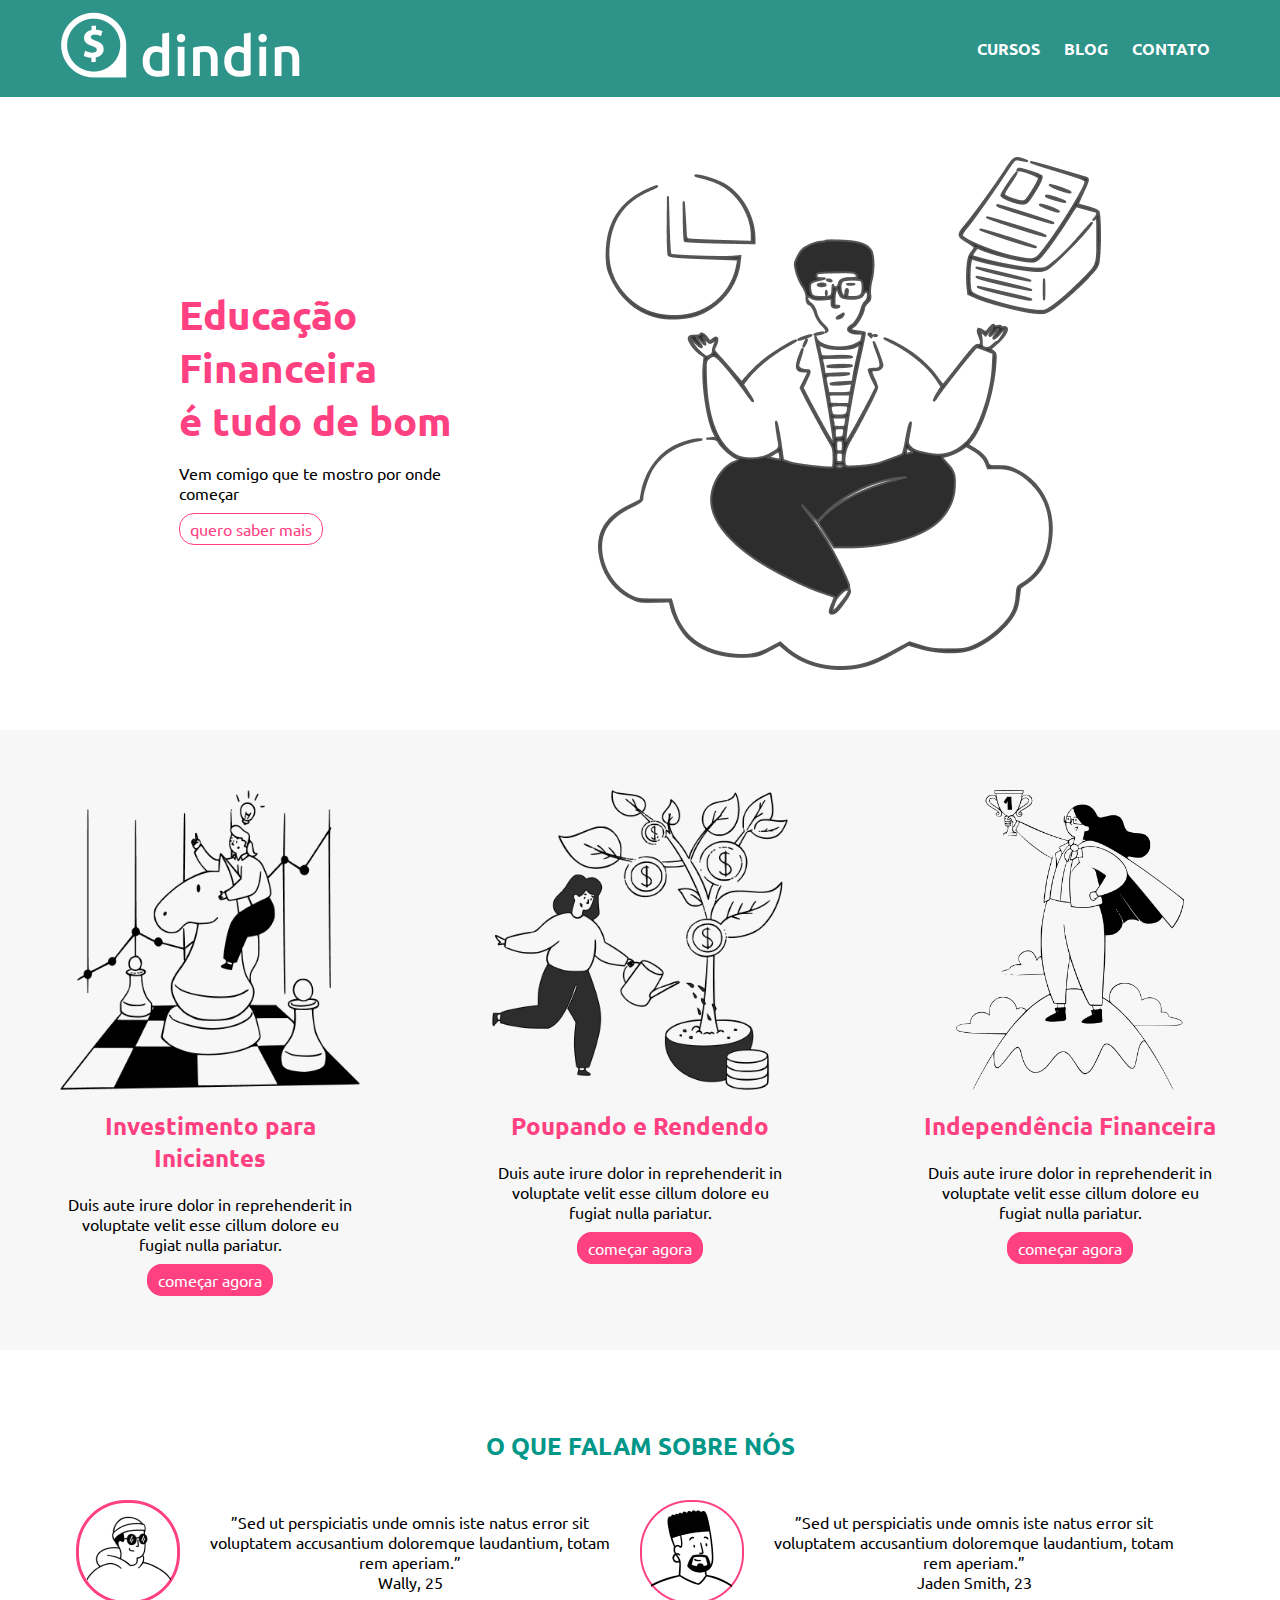
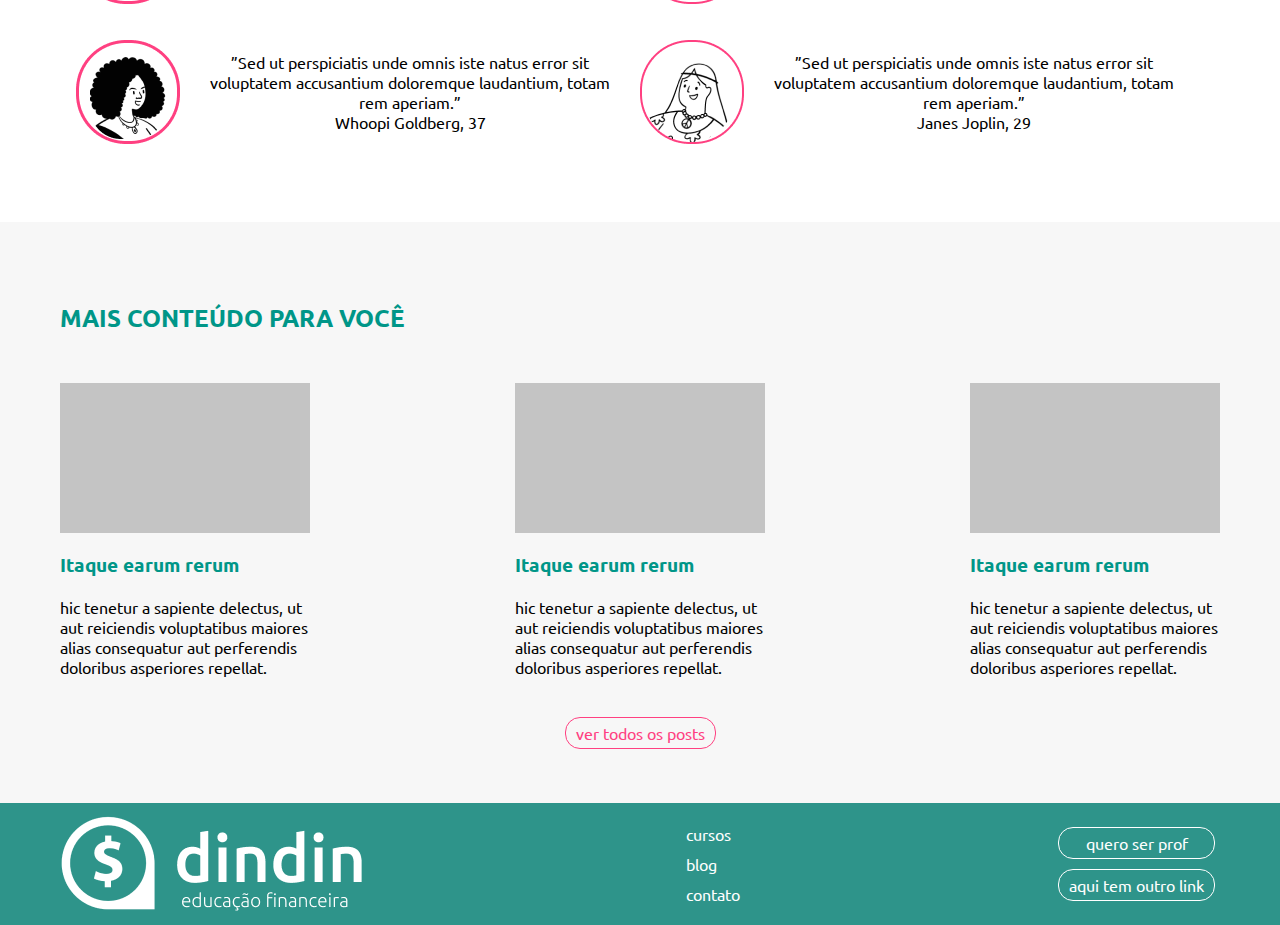
<file: index.html>
<html lang="en">
<head>
    <meta charset="UTF-8">
    <meta http-equiv="X-UA-Compatible" content="IE=edge">
    <meta name="viewport" content="width=device-width, initial-scale=1.0">
    <title>Dindin</title>
    <link rel="stylesheet" href="style2.css">
    <link rel="preconnect" href="https://fonts.googleapis.com">
    <link rel="preconnect" href="https://fonts.gstatic.com" crossorigin>
    <link href="https://fonts.googleapis.com/css2?family=Ubuntu:wght@300&display=swap" rel="stylesheet">
</head>
<body class="flex">
    <header class="background-green flex align just-between wrap">
        <img src="./dindin-imagens/logo-header.png" href="index.html" alt="Logo-Dindin">
        <nav>
            <a href="curso.html"><strong>CURSOS</strong></a>
            <a href="blog.html"><strong>BLOG</strong></a>
            <a href="contato.html"><strong>CONTATO</strong></a>
        </nav>
    </header>
    <main>
        <section id="banner-logo" class="flex just-evenly align wrap">
            <div id="text">
                <p class="letter-pink title"><strong>Educação Financeira <br> é tudo de bom</strong></p>
                <p>Vem comigo que te mostro por onde começar</p>
                <a class="letter-pink button-white-pink" href="index.html">quero saber mais</a>
            </div>
            <img src="./dindin-imagens/ilustra-banner.png" alt="">
        </section>
        <section id="banner-course" class="background-gray flex wrap just-between">
            <article class="banner-cursos">
                <img src="./dindin-imagens/ilustra-poupando.png" alt="Poupando">
                <h2 class="letter-pink">Investimento para Iniciantes</h2>
                <p>
                    Duis aute irure dolor in reprehenderit in voluptate velit esse cillum dolore eu fugiat nulla pariatur.
                </p>
                <a class="letter-white align button-white-pink background-pink" href="">começar agora</a>
            </article>
            <article class="banner-cursos">
                <img src="./dindin-imagens/ilustra-investimento.png" alt="Investindo">
                <h2 class="letter-pink">Poupando e Rendendo</h2>
                <p>
                    Duis aute irure dolor in reprehenderit in voluptate velit esse cillum dolore eu fugiat nulla pariatur.
                </p>
                <a class="letter-white align button-white-pink background-pink" href="">começar agora</a>
            </article>
            <article class="banner-cursos">
                <img src="./dindin-imagens/ilustra-independencia.png" alt="Independência">
                <h2 class="letter-pink">Independência Financeira</h2>
                <p>
                    Duis aute irure dolor in reprehenderit in voluptate velit esse cillum dolore eu fugiat nulla pariatur.
                </p>
                <a class="letter-white align button-white-pink background-pink" href="">começar agora</a>
            </article>
        </section>
        <section id="sobre-nos" class="flex wrap">
            <h2 class="letter-green">O QUE FALAM SOBRE NÓS</h2>
            <div class="flex wrap just-between">
                <article class="flex wrap align">
                    <img src="./dindin-imagens/icon-wally.png" alt="Wally">
                    <p>
                        ”Sed ut perspiciatis unde omnis iste natus error sit voluptatem accusantium doloremque laudantium, totam rem aperiam.” <br>
                        Wally, 25
                    </p>
                </article>
                <article class="flex wrap align">
                    <img src="./dindin-imagens/icon-jaden.png" alt="Jaden">
                    <p>
                        ”Sed ut perspiciatis unde omnis iste natus error sit voluptatem accusantium doloremque laudantium, totam rem aperiam.” <br>
                        Jaden Smith, 23
                        
                    </p>
                </article>
                <article class="flex wrap align">
                    <img src="./dindin-imagens/icon-whoopi.png" alt="Whoopi">
                    <p>
                        ”Sed ut perspiciatis unde omnis iste natus error sit voluptatem accusantium doloremque laudantium, totam rem aperiam.” <br>
                        Whoopi Goldberg, 37
                        
                    </p>
                </article>
                <article class="flex wrap align">
                    <img src="./dindin-imagens/icon-jane.png" alt="Janes">
                    <p>
                        ”Sed ut perspiciatis unde omnis iste natus error sit voluptatem accusantium doloremque laudantium, totam rem aperiam.” <br>
                        Janes Joplin, 29

                    </p>
                </article>
            </div>
        </section>
        <section id="conteudo" class="background-gray ">
            <h2 class="letter-green">MAIS CONTEÚDO PARA VOCÊ</h2>
            <div class="flex wrap just-between">
                <article class="content">
                    <div class="retangulo"></div>
                    <h3 class="letter-green">Itaque earum rerum</h3>
                    <p>
                        hic tenetur a sapiente delectus, ut aut reiciendis voluptatibus maiores alias consequatur aut perferendis doloribus asperiores repellat.
                    </p>
                </article>
                <article class="content">
                    <div class="retangulo"></div>
                    <h3 class="letter-green">Itaque earum rerum</h3>
                    <p>
                        hic tenetur a sapiente delectus, ut aut reiciendis voluptatibus maiores alias consequatur aut perferendis doloribus asperiores repellat.
                    </p>
                </article>
                <article class="content">
                    <div class="retangulo"></div>
                    <h3 class="letter-green">Itaque earum rerum</h3>
                    <p>
                        hic tenetur a sapiente delectus, ut aut reiciendis voluptatibus maiores alias consequatur aut perferendis doloribus asperiores repellat.
                    </p>
                </article>
            </div>
            <nav>
                <a class=" letter-pink button-white-pink" href="">ver todos os posts</a>
            </nav> 
        </section>
    </main>
    <footer class="background-green flex align just-between wrap">
        <img src="./dindin-imagens/logo-footer.png" alt="Logo-Dindin">
        <nav class="flex">
            <a href="">cursos</a>
            <a href="">blog</a>
            <a href="">contato</a>
        </nav>
        <nav class="flex">
            <a class="border" href="">quero ser prof</a>
            <a class="border" href="">aqui tem outro link</a>
        </nav>
    </footer>
    
</body>
</html>
</file>
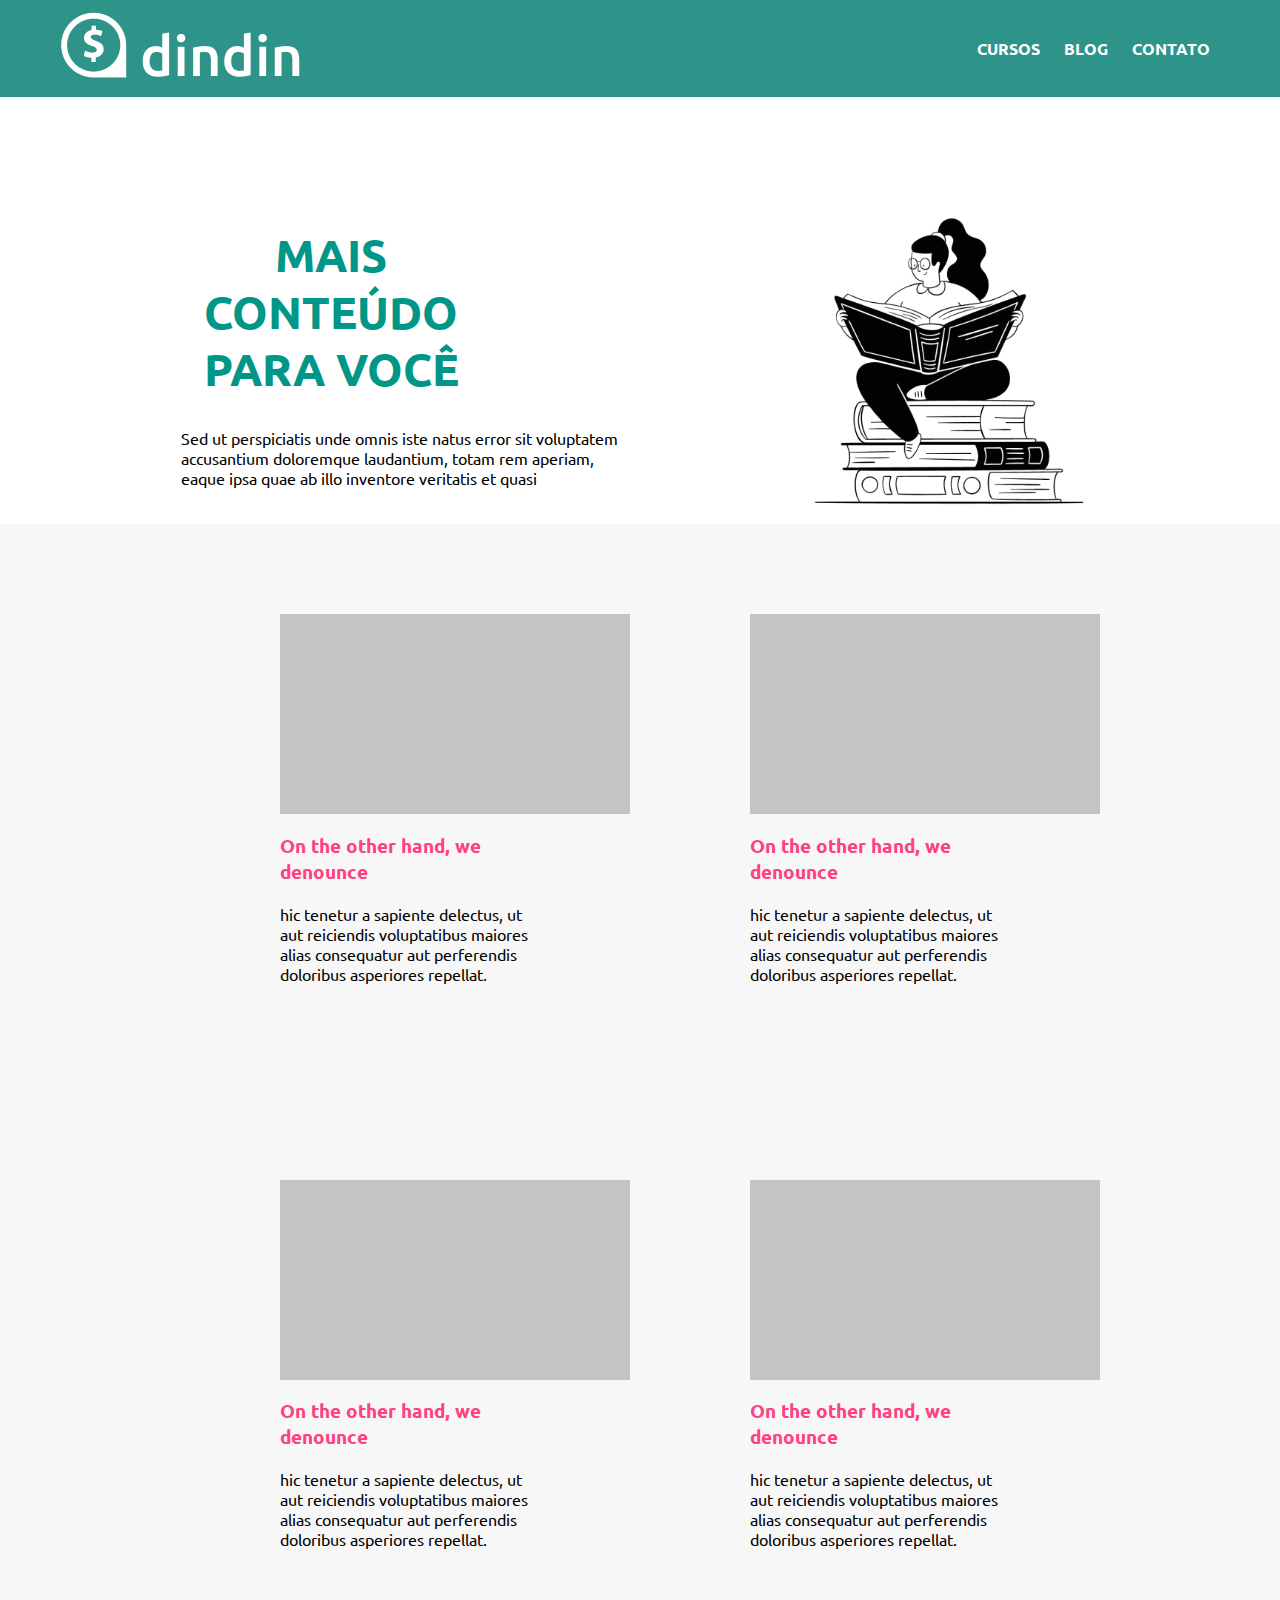
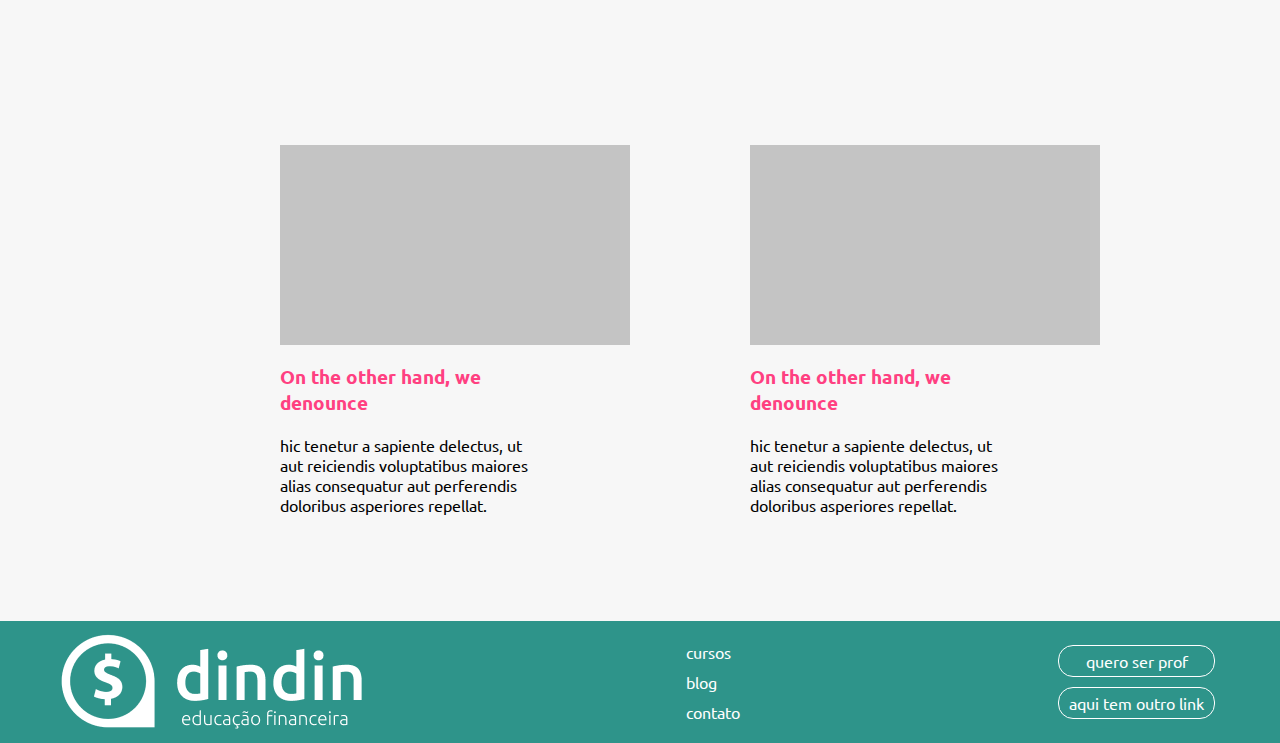
<file: blog.html>
<html lang="en">
<head>
    <meta charset="UTF-8">
    <meta http-equiv="X-UA-Compatible" content="IE=edge">
    <meta name="viewport" content="width=device-width, initial-scale=1.0">
    <title>Dindin</title>
    <link rel="stylesheet" href="style3.css">
    <link rel="preconnect" href="https://fonts.googleapis.com">
    <link rel="preconnect" href="https://fonts.gstatic.com" crossorigin>
    <link href="https://fonts.googleapis.com/css2?family=Ubuntu:wght@300&display=swap" rel="stylesheet">
</head>
<body class="flex">
    <header class="background-green flex align just-between wrap">
        <img src="./dindin-imagens/logo-header.png" href="index.html" alt="Logo-Dindin">
        <nav>
            <a href="cursos.html"><strong>CURSOS</strong></a>
            <a href="blog.html"><strong>BLOG</strong></a>
            <a href="contato.html"><strong>CONTATO</strong></a>
        </nav>
    </header>
    <section  class="flex just-evenly  align wrap margin ">
        <div >
            <h1 class="letter-green banner-cursos1  ">MAIS CONTEÚDO PARA VOCÊ</h1>
            <p class="flex ">Sed ut perspiciatis unde omnis iste natus error sit voluptatem <br>accusantium doloremque laudantium, totam rem aperiam, <br>eaque ipsa quae ab illo inventore veritatis et quasi </p><br>
        </div>
        <article class="flex wrap  ">
            <img class="banner-cursos img" src="./dindin-imagens/ilustra-blog.png" >
        </article>        
    </Section>
    <section id="conteudo" class="background-gray ">
        <div class="flex wrap just-evenly">
            <article class="content">
                <div class="retangulo2"></div>
                <h3 class="letter-pink">On the other hand, we denounce</h3>
                <p>
                    hic tenetur a sapiente delectus, ut aut reiciendis voluptatibus maiores alias consequatur aut perferendis doloribus asperiores repellat.
                </p>
            </article>
            <article class="content">
                <div class="retangulo2"></div>
                <h3 class="letter-pink">On the other hand, we denounce</h3>
                <p>
                    hic tenetur a sapiente delectus, ut aut reiciendis voluptatibus maiores alias consequatur aut perferendis doloribus asperiores repellat.
                </p>
            </article>
    </section>
            <section id="conteudo" class="background-gray ">
                <div class="flex wrap just-evenly">
                    <article class="content">
                        <div class="retangulo2"></div>
                        <h3 class="letter-pink">On the other hand, we denounce</h3>
                        <p>
                            hic tenetur a sapiente delectus, ut aut reiciendis voluptatibus maiores alias consequatur aut perferendis doloribus asperiores repellat.
                        </p>
                    </article>
                    <article class="content">
                        <div class="retangulo2"></div>
                        <h3 class="letter-pink">On the other hand, we denounce</h3>
                        <p>
                            hic tenetur a sapiente delectus, ut aut reiciendis voluptatibus maiores alias consequatur aut perferendis doloribus asperiores repellat.
                        </p>
                    </article>
            </section>
                    <section id="conteudo" class="background-gray ">
                        <div class="flex wrap just-evenly">
                            <article class="content">
                                <div class="retangulo2"></div>
                                <h3 class="letter-pink">On the other hand, we denounce</h3>
                                <p>
                                    hic tenetur a sapiente delectus, ut aut reiciendis voluptatibus maiores alias consequatur aut perferendis doloribus asperiores repellat.
                                </p>
                            </article>
                            <article class="content">
                                <div class="retangulo2"></div>
                                <h3 class="letter-pink">On the other hand, we denounce</h3>
                                <p>
                                    hic tenetur a sapiente delectus, ut aut reiciendis voluptatibus maiores alias consequatur aut perferendis doloribus asperiores repellat.
                                </p>
                            </article>
                    </section>
                    <footer class="background-green flex align just-between wrap">
                        <img src="./dindin-imagens/logo-footer.png" alt="Logo-Dindin">
                        <nav class="flex">
                            <a href="">cursos</a>
                            <a href="">blog</a>
                            <a href="">contato</a>
                        </nav>
                        <nav class="flex">
                            <a class="border" href="">quero ser prof</a>
                            <a class="border" href="">aqui tem outro link</a>
                        </nav>
                    </footer>
</body>
</html>
</file>
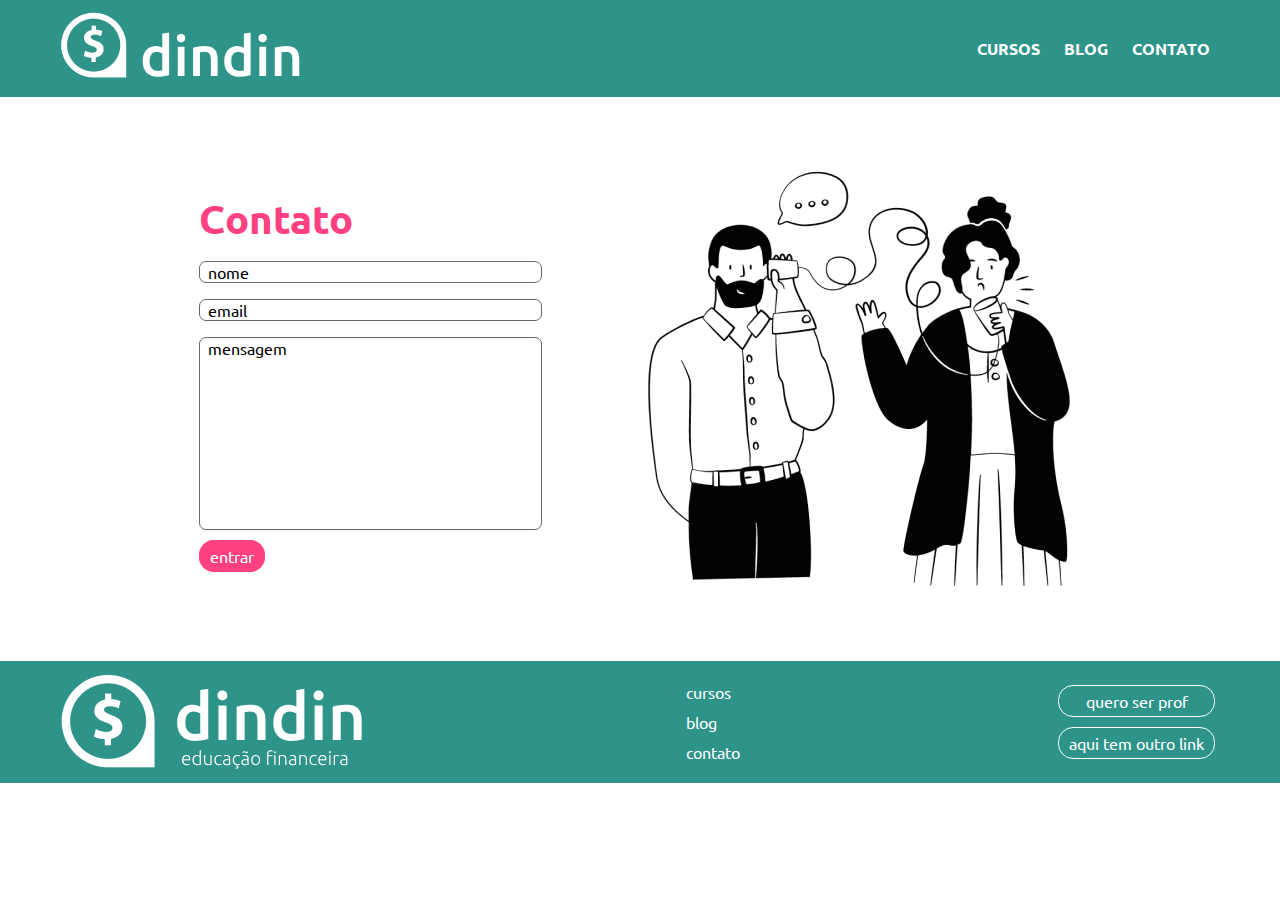
<file: contato.html>
<html lang="en">
<head>
    <meta charset="UTF-8">
    <meta http-equiv="X-UA-Compatible" content="IE=edge">
    <meta name="viewport" content="width=device-width, initial-scale=1.0">
    <title>Dindin</title>
    <link rel="stylesheet" href="style2.css">
    <link rel="preconnect" href="https://fonts.googleapis.com">
    <link rel="preconnect" href="https://fonts.gstatic.com" crossorigin>
    <link href="https://fonts.googleapis.com/css2?family=Ubuntu:wght@300&display=swap" rel="stylesheet">
</head>
<body class="flex">
    <header class="background-green flex align just-between wrap">
        <img src="./dindin-imagens/logo-header.png" alt="Logo-Dindin">
        <nav>
            <a href="cursos.html"><strong>CURSOS</strong></a>
            <a href="blog.html"><strong>BLOG</strong></a>
            <a href="index.html"><strong>CONTATO</strong></a>
        </nav>
    </header>
    <section id="banner-logo" class="flex just-evenly align wrap">
        <div id="text">
            <p class="letter-pink title"><strong>Contato</strong></p>
            <p class="border2">&nbsp;&nbsp;nome</p>
            <p class="border2">&nbsp;&nbsp;email</p>
            <p class="border3">&nbsp;&nbsp;mensagem</p>
            <a class="letter-white button-white-pink background-pink" href="">entrar</a>
        </div>
        <img src="./dindin-imagens/ilustra-contato.png" alt="">
    </section>
</main>
<footer class="background-green flex align just-between wrap">
    <img src="./dindin-imagens/logo-footer.png" alt="Logo-Dindin">
    <nav class="flex">
        <a href="">cursos</a>
        <a href="">blog</a>
        <a href="">contato</a>
    </nav>
    <nav class="flex">
        <a class="border" href="">quero ser prof</a>
        <a class="border" href="">aqui tem outro link</a>
    </nav>
</footer>

</body>
</html>
</file>
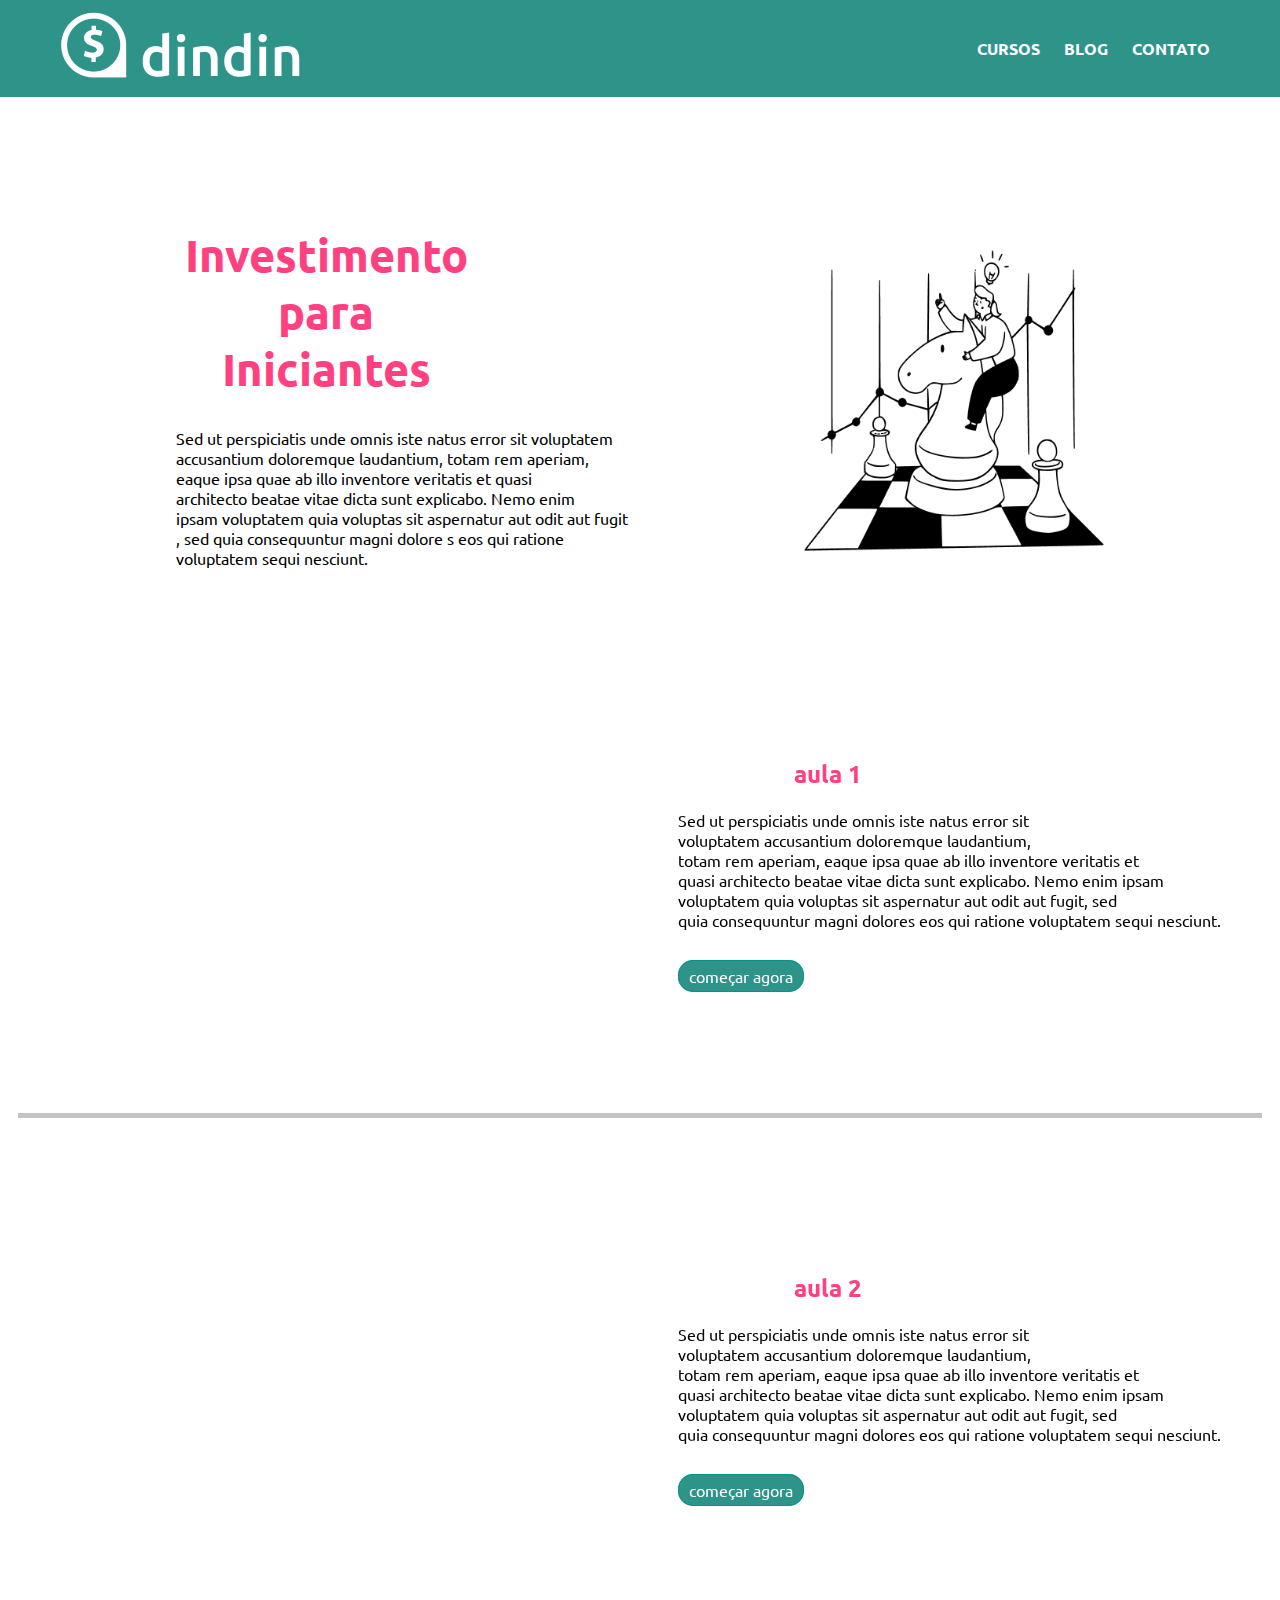
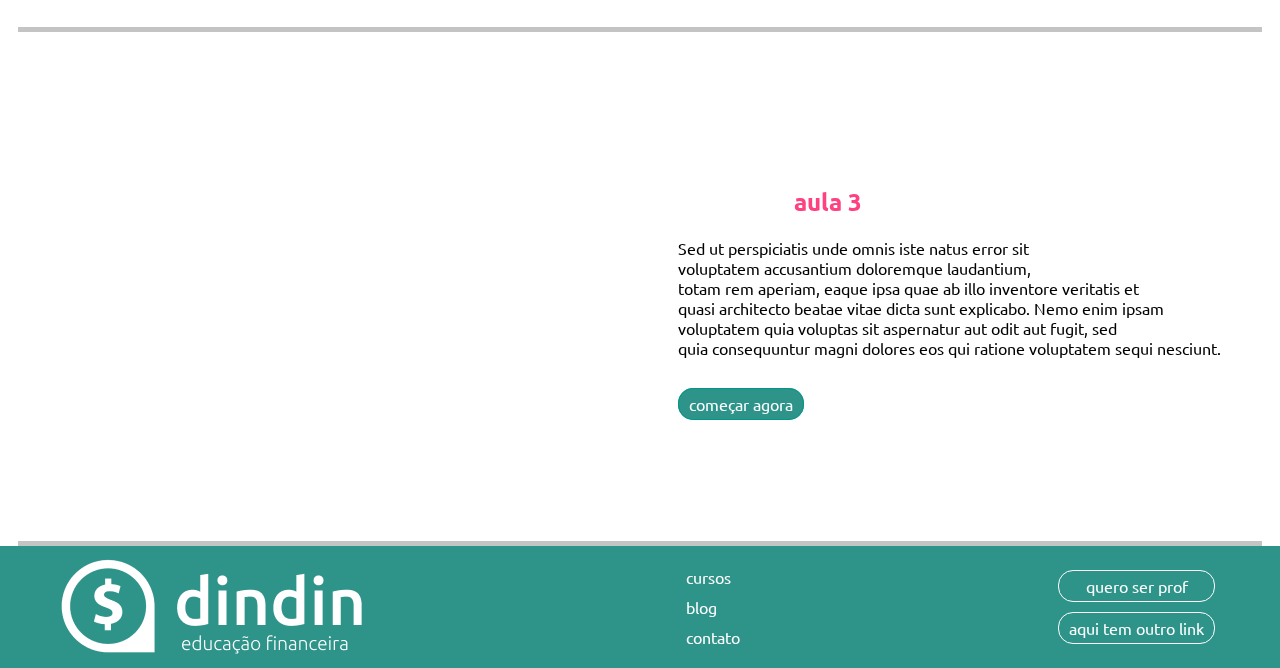
<file: curso.html>
<html lang="en">
<head>
    <meta charset="UTF-8">
    <meta http-equiv="X-UA-Compatible" content="IE=edge">
    <meta name="viewport" content="width=device-width, initial-scale=1.0">
    <title>Dindin</title>
    <link rel="stylesheet" href="style3.css">
    <link rel="preconnect" href="https://fonts.googleapis.com">
    <link rel="preconnect" href="https://fonts.gstatic.com" crossorigin>
    <link href="https://fonts.googleapis.com/css2?family=Ubuntu:wght@300&display=swap" rel="stylesheet">
</head>
<body class="flex">
    <header class="background-green flex align just-between wrap">
        <img src="./dindin-imagens/logo-header.png" href="index.html" alt="Logo-Dindin">
        <nav>
            <a href="cursos.html"><strong>CURSOS</strong></a>
            <a href="blog.html"><strong>BLOG</strong></a>
            <a href="contato.html"><strong>CONTATO</strong></a>
        </nav>
    </header>
    <section  class="flex just-evenly  align wrap margin ">
        <div >
            <h1 class="letter-pink banner-cursos1  ">Investimento para Iniciantes</h1>
            <p class="flex ">Sed ut perspiciatis unde omnis iste natus error sit voluptatem <br>accusantium doloremque laudantium, totam rem aperiam, <br>eaque ipsa quae ab illo inventore veritatis et quasi <br>architecto beatae  vitae dicta sunt explicabo. Nemo enim <br>ipsam voluptatem quia voluptas  sit aspernatur aut odit aut fugit<br>, sed quia consequuntur magni dolore s eos qui ratione<br> voluptatem sequi nesciunt.  </p><br>
        </div>
        <article class="flex wrap  ">
            <img class="banner-cursos img" src="./dindin-imagens/ilustra-poupando.png" >
        </article>        
    </Section>
    <section  class="flex just-evenly wrap align margin ">
        <article class="flex wrap  ">
            <iframe width="560" height="315" src="https://www.youtube.com/embed/s1Ovs46DrS8" title="YouTube video player" frameborder="0" allow="accelerometer; autoplay; clipboard-write; encrypted-media; gyroscope; picture-in-picture" allowfullscreen></iframe>
        </article>
        <div >
            <h2 class="letter-pink banner-cursos  ">aula 1</h2>
            <p class="flex ">Sed ut perspiciatis unde omnis iste natus error sit<br> voluptatem accusantium doloremque laudantium,<br> totam rem aperiam, eaque ipsa quae ab illo inventore veritatis et<br> quasi architecto beatae vitae dicta sunt explicabo. Nemo enim ipsam <br>voluptatem quia voluptas sit aspernatur aut odit aut fugit, sed<br> quia consequuntur magni dolores eos qui ratione voluptatem sequi nesciunt. </p><br>
            <a class="letter-white align button-white-green background-green" href="">começar agora</a>
        </div>
         <div class="linha1"></div>   
    </section> 
    <section  class="flex just-evenly wrap align margin ">
        <article class="flex wrap  ">
            <iframe width="560" height="315" src="https://www.youtube.com/embed/HeWBW_MPiy0" title="YouTube video player" frameborder="0" allow="accelerometer; autoplay; clipboard-write; encrypted-media; gyroscope; picture-in-picture" allowfullscreen></iframe>
        </article>
        <div >
            <h2 class="letter-pink banner-cursos  ">aula 2</h2>
            <p class="flex ">Sed ut perspiciatis unde omnis iste natus error sit<br> voluptatem accusantium doloremque laudantium,<br> totam rem aperiam, eaque ipsa quae ab illo inventore veritatis et<br> quasi architecto beatae vitae dicta sunt explicabo. Nemo enim ipsam <br>voluptatem quia voluptas sit aspernatur aut odit aut fugit, sed<br> quia consequuntur magni dolores eos qui ratione voluptatem sequi nesciunt. </p><br>
            <a class="letter-white align button-white-green background-green" href="">começar agora</a>
        </div>
         <div class="linha1"></div>   
    </section> 
    <section  class="flex just-evenly wrap align margin ">
        <article class="flex wrap  ">
            <iframe width="560" height="315" src="https://www.youtube.com/embed/qAlfutQakXE" title="YouTube video player" frameborder="0" allow="accelerometer; autoplay; clipboard-write; encrypted-media; gyroscope; picture-in-picture" allowfullscreen></iframe>
        </article>
        <div >
            <h2 class="letter-pink banner-cursos  ">aula 3</h2>
            <p class="flex ">Sed ut perspiciatis unde omnis iste natus error sit<br> voluptatem accusantium doloremque laudantium,<br> totam rem aperiam, eaque ipsa quae ab illo inventore veritatis et<br> quasi architecto beatae vitae dicta sunt explicabo. Nemo enim ipsam <br>voluptatem quia voluptas sit aspernatur aut odit aut fugit, sed<br> quia consequuntur magni dolores eos qui ratione voluptatem sequi nesciunt. </p><br>
            <a class="letter-white align button-white-green background-green" href="">começar agora</a>
        </div>  
        <div class="linha1"></div> 
    </section> 
    <footer class="background-green flex align just-between wrap">
        <img src="./dindin-imagens/logo-footer.png" alt="Logo-Dindin">
        <nav class="flex">
            <a href="">cursos</a>
            <a href="">blog</a>
            <a href="">contato</a>
        </nav>
        <nav class="flex">
            <a class="border" href="">quero ser prof</a>
            <a class="border" href="">aqui tem outro link</a>
        </nav>
    </footer>
    
</body>
</html>
</file>
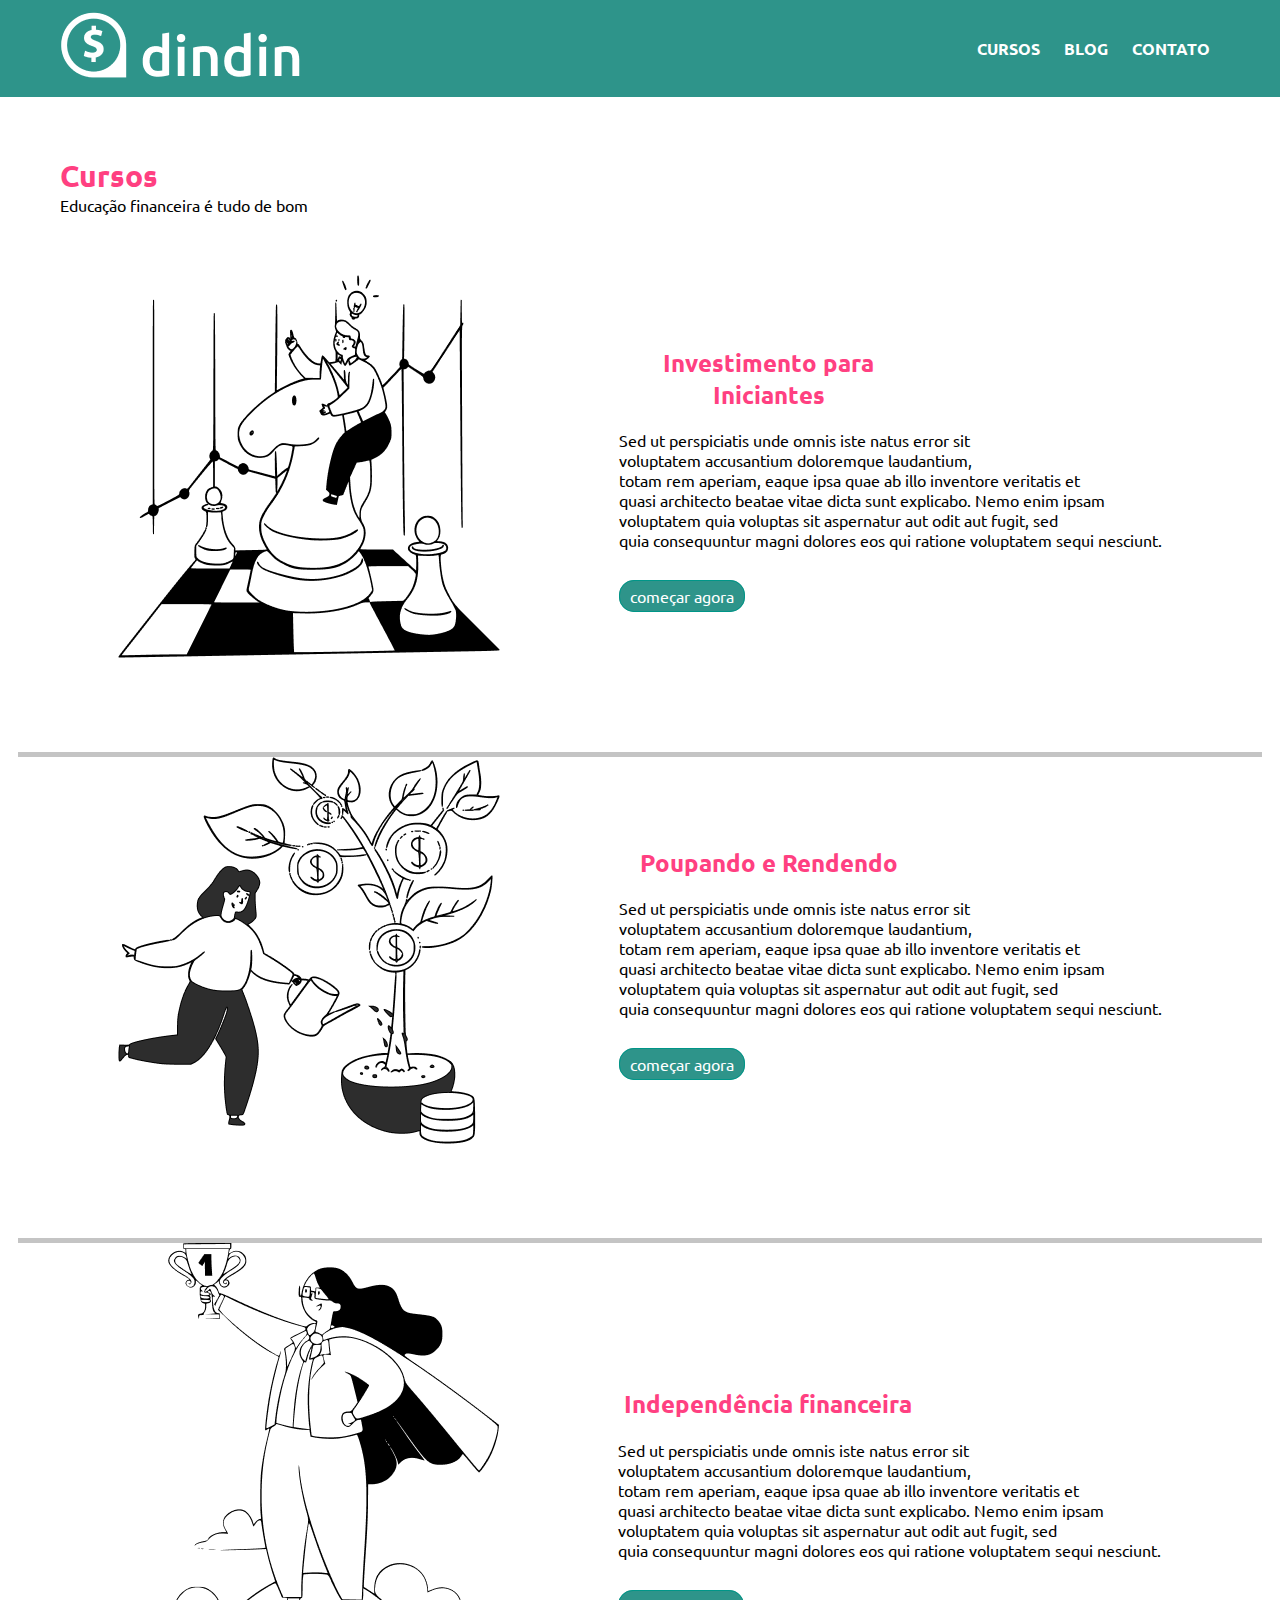
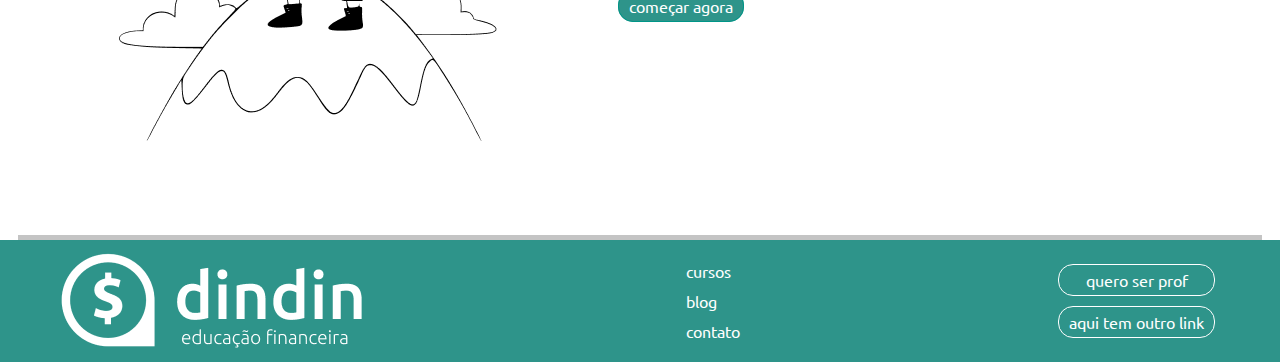
<file: cursos.html>
<html lang="en">
<head>
    <meta charset="UTF-8">
    <meta http-equiv="X-UA-Compatible" content="IE=edge">
    <meta name="viewport" content="width=device-width, initial-scale=1.0">
    <title>Dindin</title>
    <link rel="stylesheet" href="style3.css">
    <link rel="preconnect" href="https://fonts.googleapis.com">
    <link rel="preconnect" href="https://fonts.gstatic.com" crossorigin>
    <link href="https://fonts.googleapis.com/css2?family=Ubuntu:wght@300&display=swap" rel="stylesheet">
</head>
<body class="flex">
    <header class="background-green flex align just-between wrap">
        <img src="./dindin-imagens/logo-header.png" alt="Logo-Dindin">
        <nav>
            <a href=""><strong>CURSOS</strong></a>
            <a href=""><strong>BLOG</strong></a>
            <a href="contato.html"><strong>CONTATO</strong></a>
        </nav>
    </header>
    <section id="banner-logo" class="flex ">
        <div id="text">
            <p class="letter-pink title"><strong>Cursos</strong></p>
            <spam>Educação financeira é tudo de bom</spam>
        </div>
    </section>
    <section  class="flex just-evenly wrap align ">
        <article class="flex wrap  ">
            <img  src="./dindin-imagens/ilustra-poupando.png" >
        </article>
        <div >
            <h2 class="letter-pink banner-cursos  ">Investimento para Iniciantes</h2>
            <p class="flex ">Sed ut perspiciatis unde omnis iste natus error sit<br> voluptatem accusantium doloremque laudantium,<br> totam rem aperiam, eaque ipsa quae ab illo inventore veritatis et<br> quasi architecto beatae vitae dicta sunt explicabo. Nemo enim ipsam <br>voluptatem quia voluptas sit aspernatur aut odit aut fugit, sed<br> quia consequuntur magni dolores eos qui ratione voluptatem sequi nesciunt. </p><br>
            <a class="letter-white align button-white-green background-green" href="">começar agora</a>
        </div>
         <div class="linha1"></div>   
    </section>    
    <section  class="flex just-evenly wrap align ">
        <article class="flex wrap  ">
            <img  src="./dindin-imagens/ilustra-investimento.png" >
        </article>
        <div >
            <h2 class="letter-pink banner-cursos  ">Poupando e Rendendo</h2>
            <p class="flex ">Sed ut perspiciatis unde omnis iste natus error sit<br> voluptatem accusantium doloremque laudantium,<br> totam rem aperiam, eaque ipsa quae ab illo inventore veritatis et<br> quasi architecto beatae vitae dicta sunt explicabo. Nemo enim ipsam <br>voluptatem quia voluptas sit aspernatur aut odit aut fugit, sed<br> quia consequuntur magni dolores eos qui ratione voluptatem sequi nesciunt. </p><br>
            <a class="letter-white align button-white-green background-green" href="">começar agora</a>
        </div>
         <div class="linha1"></div>   
    </section>  
    <section  class="flex just-evenly wrap align ">
        <article class="flex wrap  ">
            <img  src="./dindin-imagens/ilustra-independencia.png" >
        </article>
        <div >
            <h2 class="letter-pink banner-cursos  ">Independência financeira</h2>
            <p class="flex ">Sed ut perspiciatis unde omnis iste natus error sit<br> voluptatem accusantium doloremque laudantium,<br> totam rem aperiam, eaque ipsa quae ab illo inventore veritatis et<br> quasi architecto beatae vitae dicta sunt explicabo. Nemo enim ipsam <br>voluptatem quia voluptas sit aspernatur aut odit aut fugit, sed<br> quia consequuntur magni dolores eos qui ratione voluptatem sequi nesciunt. </p><br>
            <a class="letter-white align button-white-green background-green" href="">começar agora</a>
        </div>
         <div class="linha1"></div>   
    </section> 
    <footer class="background-green flex align just-between wrap">
        <img src="./dindin-imagens/logo-footer.png" alt="Logo-Dindin">
        <nav class="flex">
            <a href="">cursos</a>
            <a href="">blog</a>
            <a href="">contato</a>
        </nav>
        <nav class="flex">
            <a class="border" href="">quero ser prof</a>
            <a class="border" href="">aqui tem outro link</a>
        </nav>
    </footer>
    
</body>
</html>
</file>
<file: style2.css>
body {
    font-family: 'Ubuntu', sans-serif;
    flex-direction: column;
    padding: 0;
    margin: auto;
}

.background-green {
    background-color: #2E948A;
}

.letter-green {
    color: #009688;
}
.border2{
    box-sizing: border-box;
    border-radius: 7px;
    width: 343px;
    border: 1px solid rgba(104, 104, 104, 1);
}
.border3{
    box-sizing:border-box;
    border-radius: 7px;
    height: 193px;
    width: 343px;
    top: 183px;
    border: 1px solid rgba(104, 104, 104, 1);
    
}

.background-pink {
    background-color: #FF4081;
}

.letter-white {
    color: #FFFFFF;
}
.letter-pink {
    color: #FF4081;
}
.background-gray {
    background-color: #F7F7F7;
}

.flex {
    display: flex;
}

.wrap {
    flex-wrap: wrap;
}

.align {
    align-items: center;
}

.just-center {
    justify-content: center;
}

.just-between {
    justify-content: space-between;
}

.just-evenly {
    justify-content: space-evenly;
}

.just-around {
    justify-content: space-around;
}

header {
    padding: 10px 60px;
}

header a {
    text-decoration: none;
    color: white;
    margin: 10px;
}

#banner-logo {
    padding: 60px;
}

#text {
    width: 300px;
}

.title {
    font-size: 40px;
    margin: 0px;
}

.button-white-pink {
    text-decoration: none;
    border: #FF4081 1px solid;
    border-radius: 15px;
    padding: 5px 10px;
}

#banner-course {
    padding: 60px;
}

.banner-cursos {
    width: 300px;
    text-align: center;
}

.banner-cursos img {
    width: auto;
    height: 300px;
}

#sobre-nos {
    padding: 60px;
    flex-direction: column;
}

#sobre-nos p {
    width: 400px;
    margin: 30px;
}

.retangulo {
    width: 250px;
    height: 150px;
    background-color: #C4C4C4;
}

#conteudo {
    padding: 60px;
}

.content {
    width: 250px;
    margin: 30px 0;
}

#conteudo nav {
    text-align: center;
}

footer {
    padding: 10px 60px;
}

footer nav {
    flex-direction: column;
}

footer a {
    text-decoration: none;
    color: white;
    flex-direction: column;
    margin: 5px;
}

.border {
    border: solid 1px white;
    border-radius: 15px;
    text-align: center;
    padding: 5px 10px;
}

@media only screen and (max-width: 1280px) {
    #sobre-nos {
        align-items: center;
        text-align: center;
    }

    #sobre-nos div {
        justify-content: center;
        
    }
}

@media only screen and (max-width: 1050px) {
    #banner-course {
        flex-direction: column;
        align-items: center;
        text-align: center;
    }
    
    #banner-course article {
        margin: 40px;
        text-align: center;
    }
}

@media only screen and (max-width: 980px) {
    #banner-logo div {
        flex-direction: column;
        text-align: center;
    }
}

@media only screen and (max-width: 900px) {
    #conteudo {
        text-align: center;
    }

    #conteudo div {
        flex-direction: column;
        align-items: center;
        text-align: center;
    }
}

@media only screen and (max-width: 750px) {
    #sobre-nos article {
        justify-content: center;
        text-align: center;
    }
}

@media only screen and (max-width: 650px) {
    header {
        flex-direction: column;
        text-align: center;
    }

    footer {
        flex-direction: column;
        text-align: center;
    }
}

@media only screen and (max-width: 500px) {
    body {
        margin-right: -150px;
    }
}

@media only screen and (max-width: 300px) {
    #banner-logo img {
        width: 250px;
        height: auto;
    }
}
</file>
<file: style3.css>
body {
    font-family: 'Ubuntu', sans-serif;
    flex-direction: column;
    padding: 0;
    margin: auto;
}

.background-green {
    background-color: #2E948A;
}

.letter-green {
    color: #009688;
}
.linha1{
    width: 1244px;
    height: 5px;
    left: 82px;
    margin-top: 94px;
    background: #C4C4C4;   
}
.border2{
    box-sizing: border-box;
    border-radius: 7px;
    width: 343px;
    border: 1px solid rgba(104, 104, 104, 1);
}
.border3{
    box-sizing:border-box;
    border-radius: 7px;
    height: 193px;
    width: 343px;
    top: 183px;
    border: 1px solid rgba(104, 104, 104, 1);
    
}

.background-pink {
    background-color: #FF4081;
}

.letter-white {
    color: #FFFFFF;
}
.letter-pink {
    color: #FF4081;
}
.background-gray {
    background-color: #F7F7F7;
}
.flex {
    display: flex;
}

.wrap {
    flex-wrap: wrap;
}

.align {
    align-items: center;
}

.just-center {
    justify-content: center;
}

.just-between {
    justify-content: space-between;
}

.just-evenly {
    justify-content: space-evenly;
}

.just-around {
    justify-content: space-around;
}

header {
    padding: 10px 60px;
}

header a {
    text-decoration: none;
    color: white;
    margin: 10px;
}

#banner-logo {
    padding: 60px;
}

#text {
    width: 300px;
}
#text1 {
    width: 300px;
    
}

.title {
    font-size: 30px;
    margin: 0px;
}

.button-white-pink {
    text-decoration: none;
    border: #FF4081 1px solid;
    border-radius: 15px;
    padding: 5px 10px;
}
.button-white-green {
    text-decoration: none;
    border: #009688 1px solid;
    border-radius: 15px;
    padding: 5px 10px;
}

#banner-course {
    padding: 60px;
}

.banner-cursos {
    width: 300px;
    text-align: center;
}
.banner-cursos1{
    width: 300px;
    text-align: center;
    font-weight: 700;
    font-size: 45px;
}

.banner-cursos img {
    width: auto;
    height: 300px;
}

#sobre-nos {
    padding: 60px;
    flex-direction: column;
}
.margin{
    margin-top: 100px;
}

#sobre-nos p {
    width: 400px;
    margin: 30px;
}

.retangulo {
    width: 250px;
    height: 150px;
    background-color: #C4C4C4;
}
.retangulo2 {
    width: 350px;
    height: 200px;
    background-color: #C4C4C4;
}
.tamanho {
    width: 932px;
    height: 460px;
    background-color: #C4C4C4;
}


#conteudo {
    padding: 60px;
}

.content {
    width: 250px;
    margin: 30px 0;
}

#conteudo nav {
    text-align: center;
}

footer {
    padding: 10px 60px;
}

footer nav {
    flex-direction: column;
}

footer a {
    text-decoration: none;
    color: white;
    flex-direction: column;
    margin: 5px;
}

.border {
    border: solid 1px white;
    border-radius: 15px;
    text-align: center;
    padding: 5px 10px;
}

@media only screen and (max-width: 1280px) {
    #sobre-nos {
        align-items: center;
        text-align: center;
    }

    #sobre-nos div {
        justify-content: center;
        
    }
}

@media only screen and (max-width: 1050px) {
    #banner-course {
        flex-direction: column;
        align-items: center;
        text-align: center;
    }
    
    #banner-course article {
        margin: 40px;
        text-align: center;
    }
}

@media only screen and (max-width: 980px) {
    #banner-logo div {
        flex-direction: column;
        text-align: center;
    }
}

@media only screen and (max-width: 900px) {
    #conteudo {
        text-align: center;
    }

    #conteudo div {
        flex-direction: column;
        align-items: center;
        text-align: center;
    }
}

@media only screen and (max-width: 750px) {
    #sobre-nos article {
        justify-content: center;
        text-align: center;
    }
}

@media only screen and (max-width: 650px) {
    header {
        flex-direction: column;
        text-align: center;
    }

    footer {
        flex-direction: column;
        text-align: center;
    }
}

@media only screen and (max-width: 500px) {
    body {
        margin-right: -150px;
    }
}

@media only screen and (max-width: 300px) {
    #banner-logo img {
        width: 250px;
        height: auto;
    }
}
</file>
